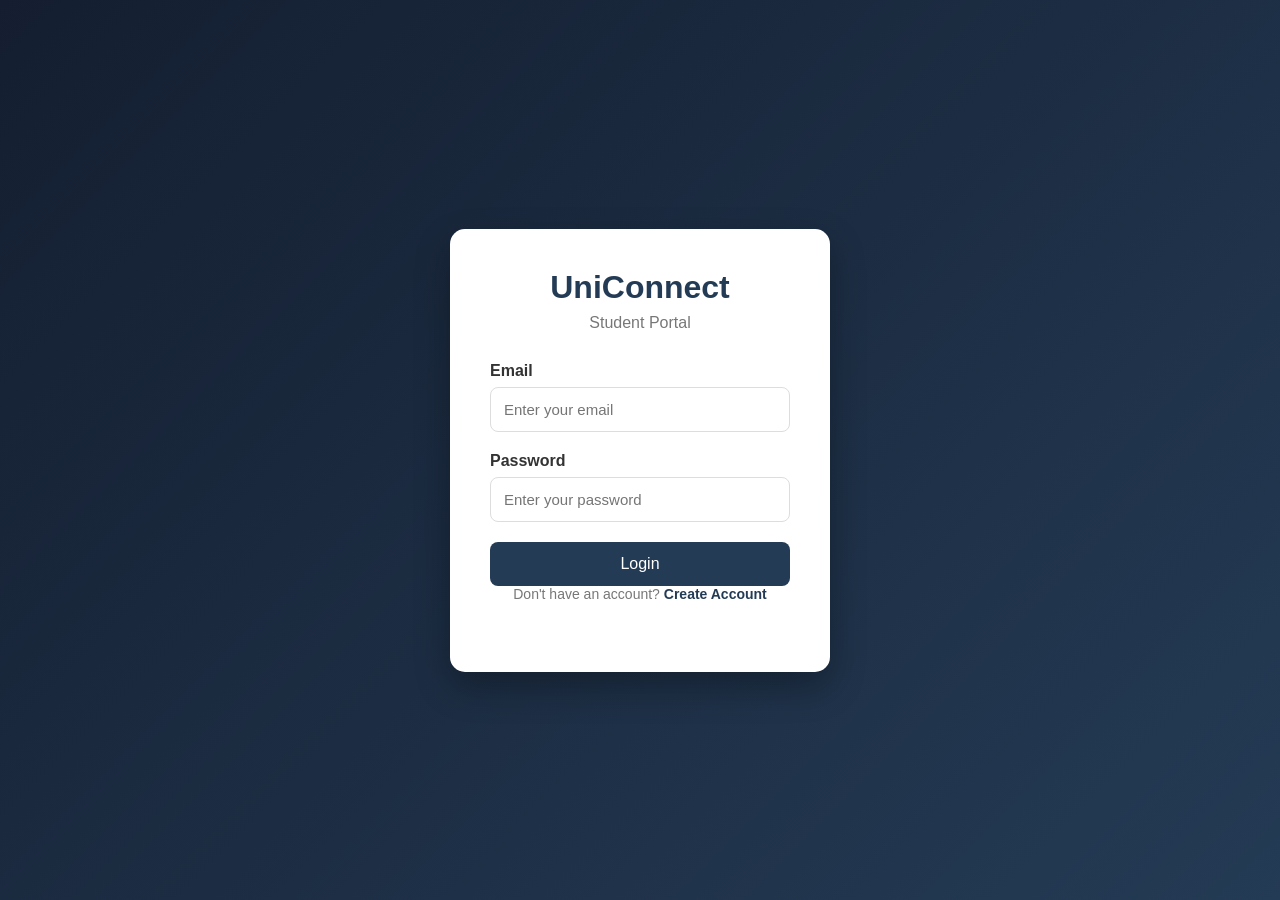
<file: index.html>
<!DOCTYPE html>
<html>
<head>
    <title>UniConnect - Student Portal</title>
    <link rel="stylesheet" href="style.css">
</head>

<body>

    <div class="login-container">

        <div class="login-box">
            <h1>UniConnect</h1>
            <p>Student Portal</p>

            <form>
                <label>Email</label>
                <input type="email" placeholder="Enter your email">

                <label>Password</label>
                <input type="password" placeholder="Enter your password">

                <button type="submit">Login</button>
            </form>

            <p class="signup-text">
                Don't have an account?
               <a href="signup.html">Create Account</a>
            </p>
        </div>

    </div>

    <script src="script.js"></script>

</body>
</html>
</file>
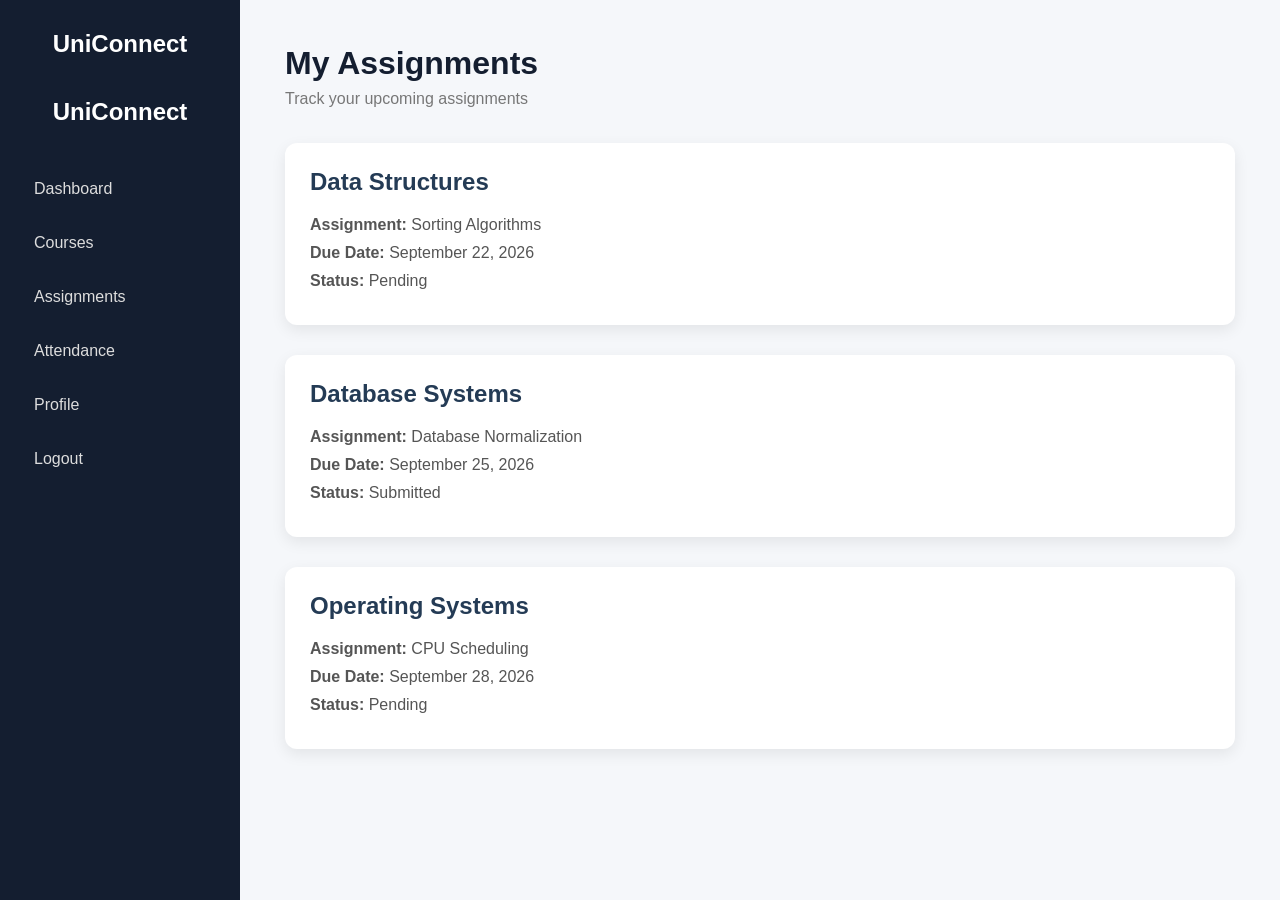
<file: assignment.html>
<!DOCTYPE html>
<html>
<head>
    <title>UniConnect - Assignments</title>
    <link rel="stylesheet" href="style.css">
</head>

<body>

    <div class="dashboard">

        <aside class="sidebar">
            <h2>UniConnect</h2>

            <h2>UniConnect</h2>
<a href="dashboard.html">Dashboard</a>
<a href="courses.html">Courses</a>
<a href="assignment.html">Assignments</a>
<a href="attendance.html">Attendance</a>
<a href="profile.html">Profile</a>
<a href="index.html">Logout</a>
        </aside>

        <main class="main-content">

            <h1>My Assignments</h1>
            <p class="subtitle">Track your upcoming assignments</p>

            <div class="welcome-box">
                <h2>Data Structures</h2>
                <p><b>Assignment:</b> Sorting Algorithms</p>
                <p><b>Due Date:</b> September 22, 2026</p>
                <p><b>Status:</b> Pending</p>
            </div>

            <div class="welcome-box">
                <h2>Database Systems</h2>
                <p><b>Assignment:</b> Database Normalization</p>
                <p><b>Due Date:</b> September 25, 2026</p>
                <p><b>Status:</b> Submitted</p>
            </div>

            <div class="welcome-box">
                <h2>Operating Systems</h2>
                <p><b>Assignment:</b> CPU Scheduling</p>
                <p><b>Due Date:</b> September 28, 2026</p>
                <p><b>Status:</b> Pending</p>
            </div>

        </main>

    </div>

</body>
</html>
</file>
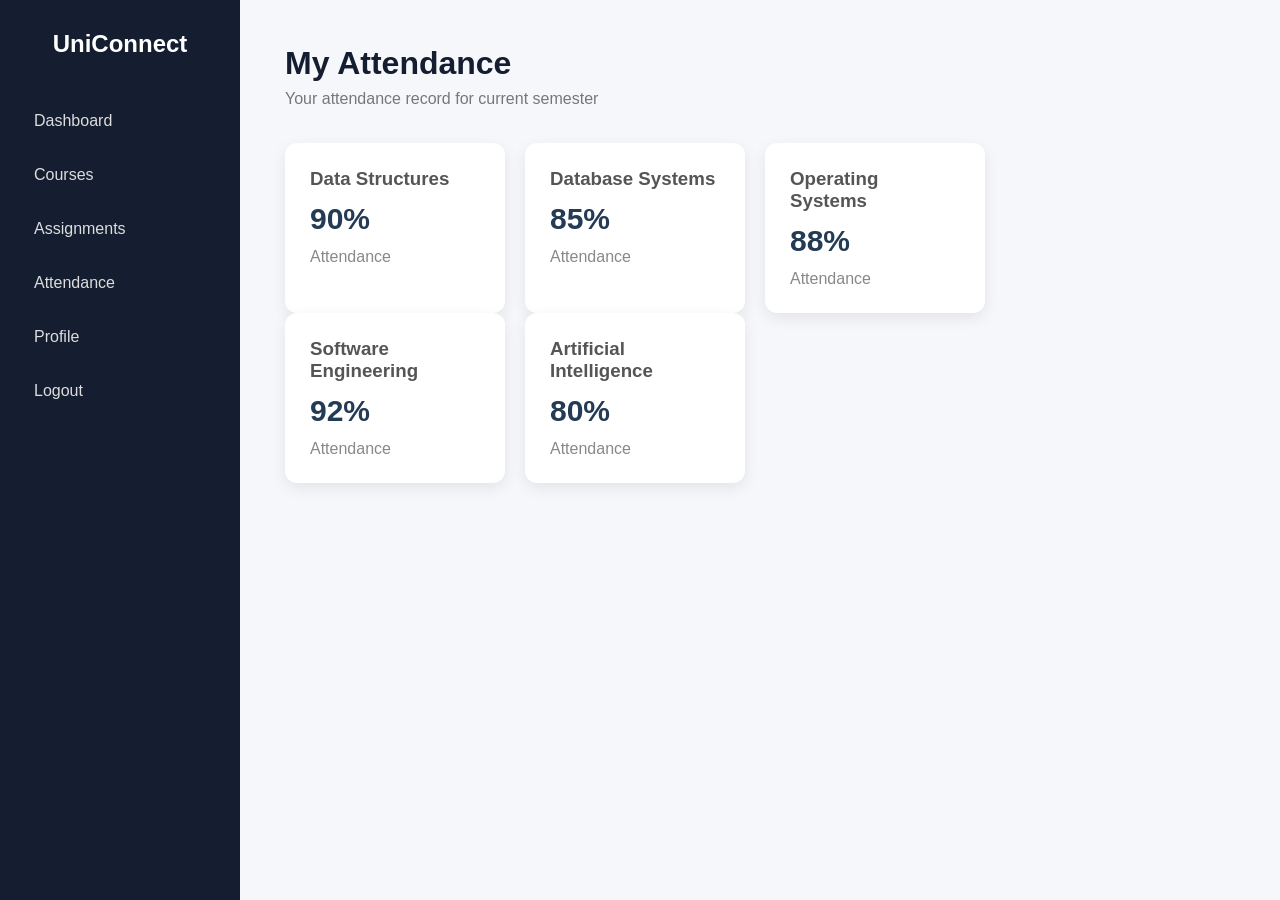
<file: attendance.html>
<!DOCTYPE html>
<html>
<head>
    <title>UniConnect - Attendance</title>
    <link rel="stylesheet" href="style.css">
</head>

<body>

    <div class="dashboard">

        <aside class="sidebar">
           <h2>UniConnect</h2>
 <a href="dashboard.html">Dashboard</a>
            <a href="courses.html">Courses</a>
            <a href="assignment.html">Assignments</a>
            <a href="attendance.html">Attendance</a>
           <a href="profile.html">Profile</a>
            <a href="index.html">Logout</a>
        </aside>

        <main class="main-content">

            <h1>My Attendance</h1>
            <p class="subtitle">Your attendance record for current semester</p>

            <div class="cards">

                <div class="card">
                    <h3>Data Structures</h3>
                    <p>90%</p>
                    <span>Attendance</span>
                </div>

                <div class="card">
                    <h3>Database Systems</h3>
                    <p>85%</p>
                    <span>Attendance</span>
                </div>

                <div class="card">
                    <h3>Operating Systems</h3>
                    <p>88%</p>
                    <span>Attendance</span>
                </div>

            </div>

            <div class="cards">

                <div class="card">
                    <h3>Software Engineering</h3>
                    <p>92%</p>
                    <span>Attendance</span>
                </div>

                <div class="card">
                    <h3>Artificial Intelligence</h3>
                    <p>80%</p>
                    <span>Attendance</span>
                </div>

            </div>

        </main>

    </div>

</body>
</html>
</file>
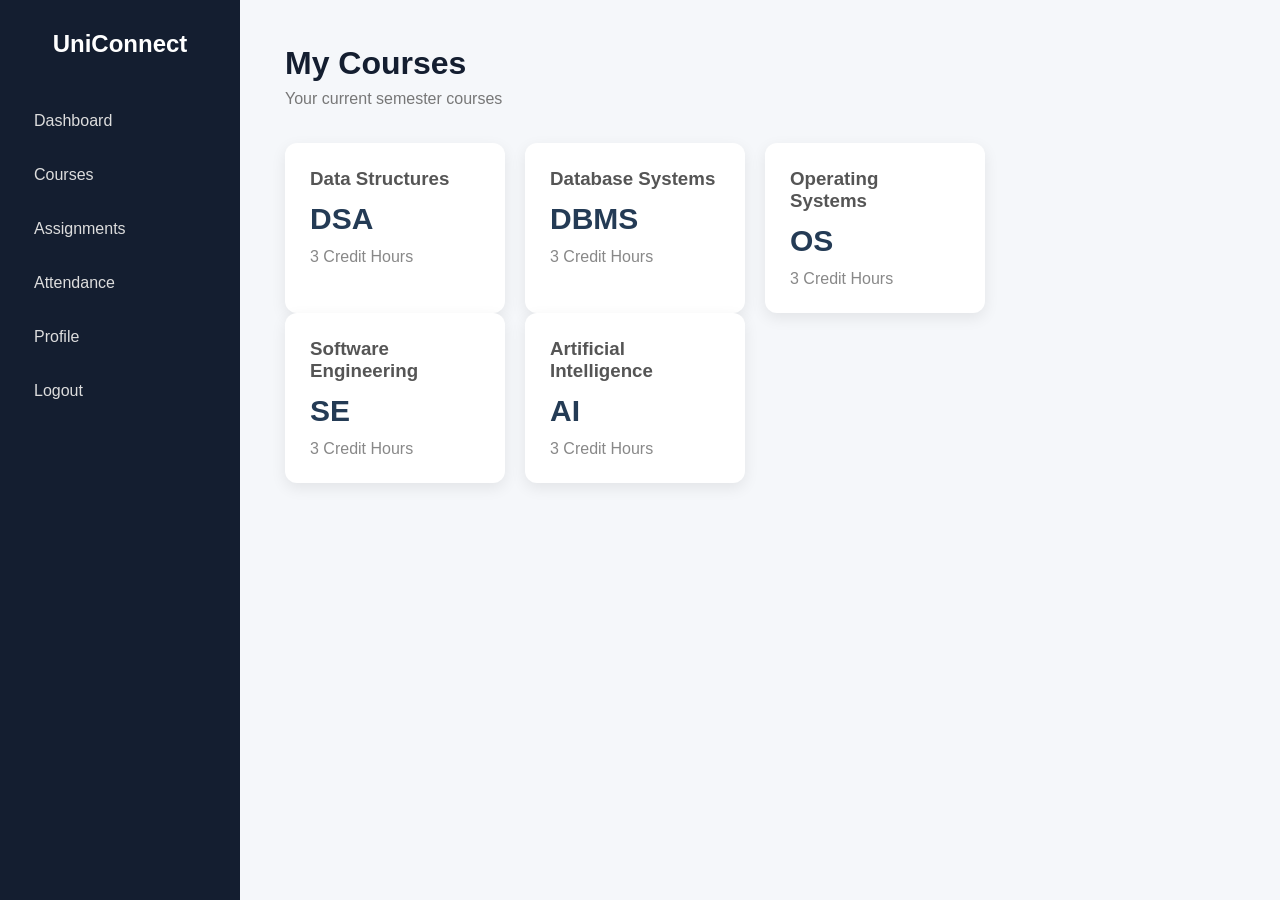
<file: courses.html>
<!DOCTYPE html>
<html>
<head>
    <title>UniConnect - Courses</title>
    <link rel="stylesheet" href="style.css">
</head>

<body>

    <div class="dashboard">

        <aside class="sidebar">
            <h2>UniConnect</h2>

          <a href="dashboard.html">Dashboard</a>
<a href="courses.html">Courses</a>
<a href="assignment.html">Assignments</a>
<a href="attendance.html">Attendance</a>
<a href="profile.html">Profile</a>
<a href="index.html">Logout</a>
        </aside>

        <main class="main-content">

            <h1>My Courses</h1>
            <p class="subtitle">Your current semester courses</p>

            <div class="cards">

                <div class="card">
                    <h3>Data Structures</h3>
                    <p>DSA</p>
                    <span>3 Credit Hours</span>
                </div>

                <div class="card">
                    <h3>Database Systems</h3>
                    <p>DBMS</p>
                    <span>3 Credit Hours</span>
                </div>

                <div class="card">
                    <h3>Operating Systems</h3>
                    <p>OS</p>
                    <span>3 Credit Hours</span>
                </div>

            </div>

            <div class="cards">

                <div class="card">
                    <h3>Software Engineering</h3>
                    <p>SE</p>
                    <span>3 Credit Hours</span>
                </div>

                <div class="card">
                    <h3>Artificial Intelligence</h3>
                    <p>AI</p>
                    <span>3 Credit Hours</span>
                </div>

            </div>

        </main>

    </div>

</body>
</html>
</file>
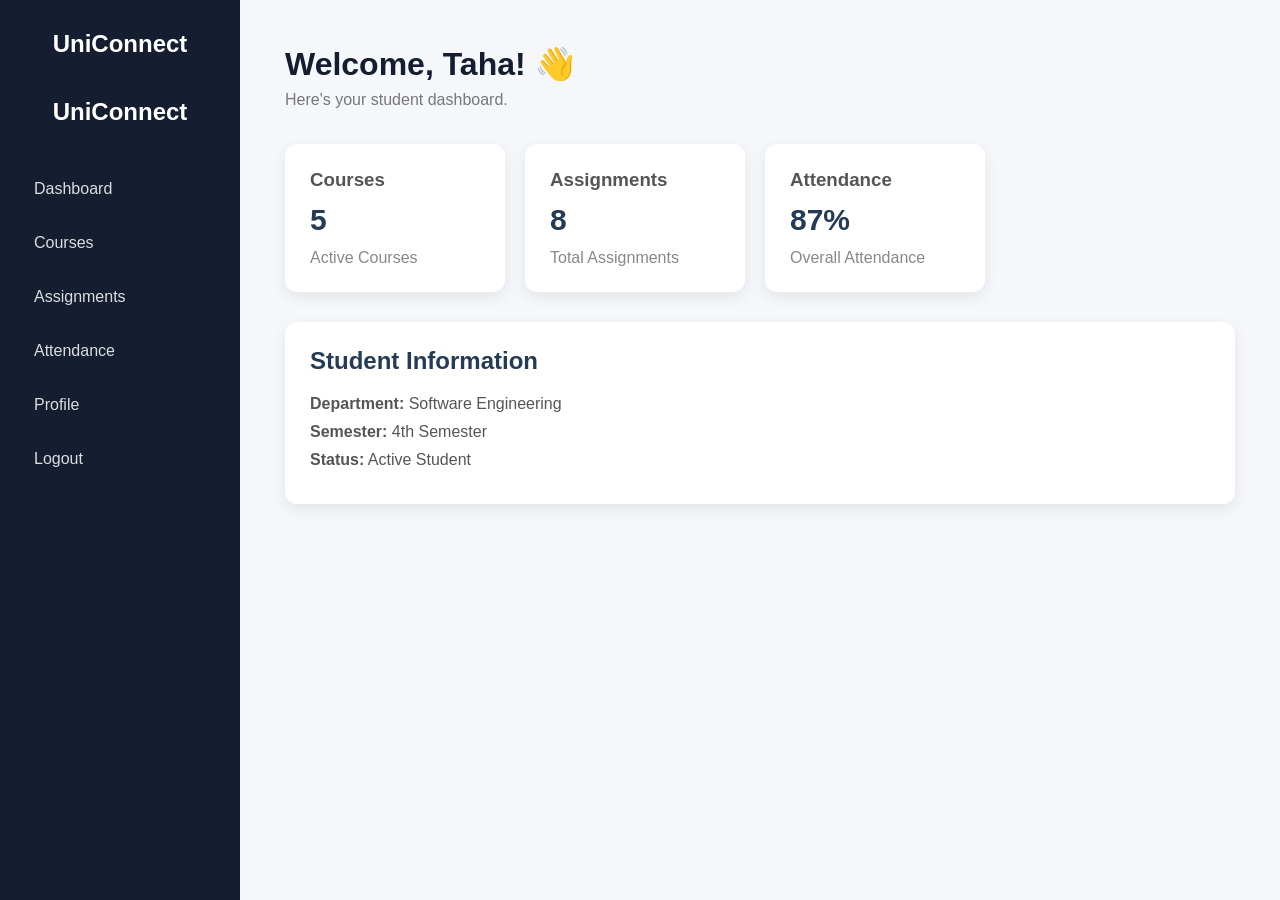
<file: dashboard.html>
<!DOCTYPE html>
<html>
<head>
    <title>UniConnect - Dashboard</title>
    <link rel="stylesheet" href="style.css">
</head>

<body>

    <div class="dashboard">

       <aside class="sidebar">
    <h2>UniConnect</h2>

   <h2>UniConnect</h2>
<a href="dashboard.html">Dashboard</a>
<a href="courses.html">Courses</a>
<a href="assignment.html">Assignments</a>
<a href="attendance.html">Attendance</a>
<a href="profile.html">Profile</a>
<a href="index.html">Logout</a>
</aside>

        <main class="main-content">

            <h1>Welcome, Taha! 👋</h1>
            <p class="subtitle">Here's your student dashboard.</p>

            <div class="cards">

                <div class="card">
                    <h3>Courses</h3>
                    <p>5</p>
                    <span>Active Courses</span>
                </div>

                <div class="card">
                    <h3>Assignments</h3>
                    <p>8</p>
                    <span>Total Assignments</span>
                </div>

                <div class="card">
                    <h3>Attendance</h3>
                    <p>87%</p>
                    <span>Overall Attendance</span>
                </div>

            </div>

            <div class="welcome-box">
                <h2>Student Information</h2>
                <p><b>Department:</b> Software Engineering</p>
                <p><b>Semester:</b> 4th Semester</p>
                <p><b>Status:</b> Active Student</p>
            </div>

        </main>

    </div>

</body>
</html>
</file>
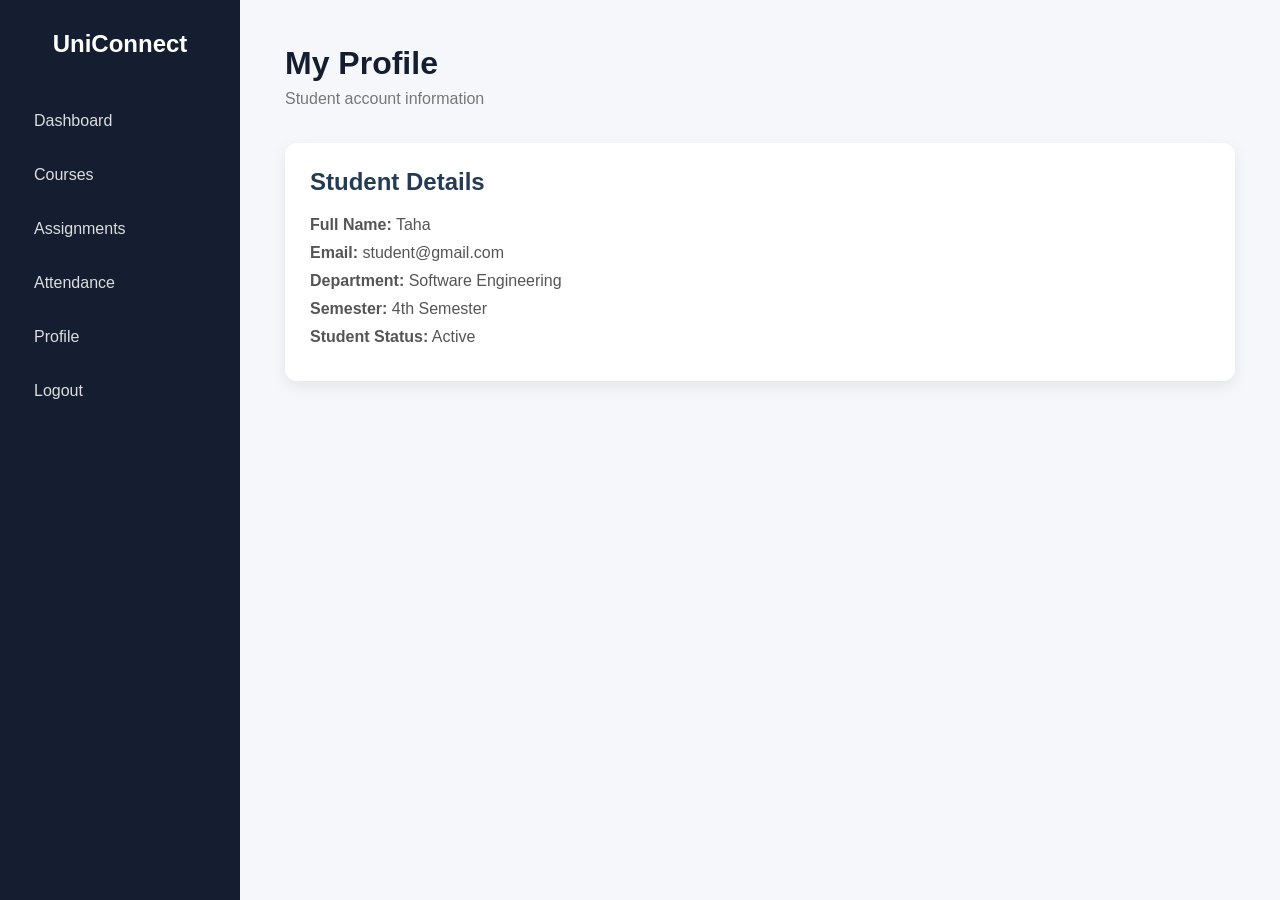
<file: profile.html>
<!DOCTYPE html>
<html>
<head>
    <title>UniConnect - Profile</title>
    <link rel="stylesheet" href="style.css">
</head>

<body>

    <div class="dashboard">

        <aside class="sidebar">
            <h2>UniConnect</h2>
<a href="dashboard.html">Dashboard</a>
<a href="courses.html">Courses</a>
<a href="assignment.html">Assignments</a>
<a href="attendance.html">Attendance</a>
<a href="profile.html">Profile</a>
<a href="index.html">Logout</a>
        </aside>

        <main class="main-content">

            <h1>My Profile</h1>
            <p class="subtitle">Student account information</p>

            <div class="welcome-box">

                <h2>Student Details</h2>

                <p><b>Full Name:</b> Taha</p>
                <p><b>Email:</b> student@gmail.com</p>
                <p><b>Department:</b> Software Engineering</p>
                <p><b>Semester:</b> 4th Semester</p>
                <p><b>Student Status:</b> Active</p>

            </div>

        </main>

    </div>

</body>
</html>
</file>
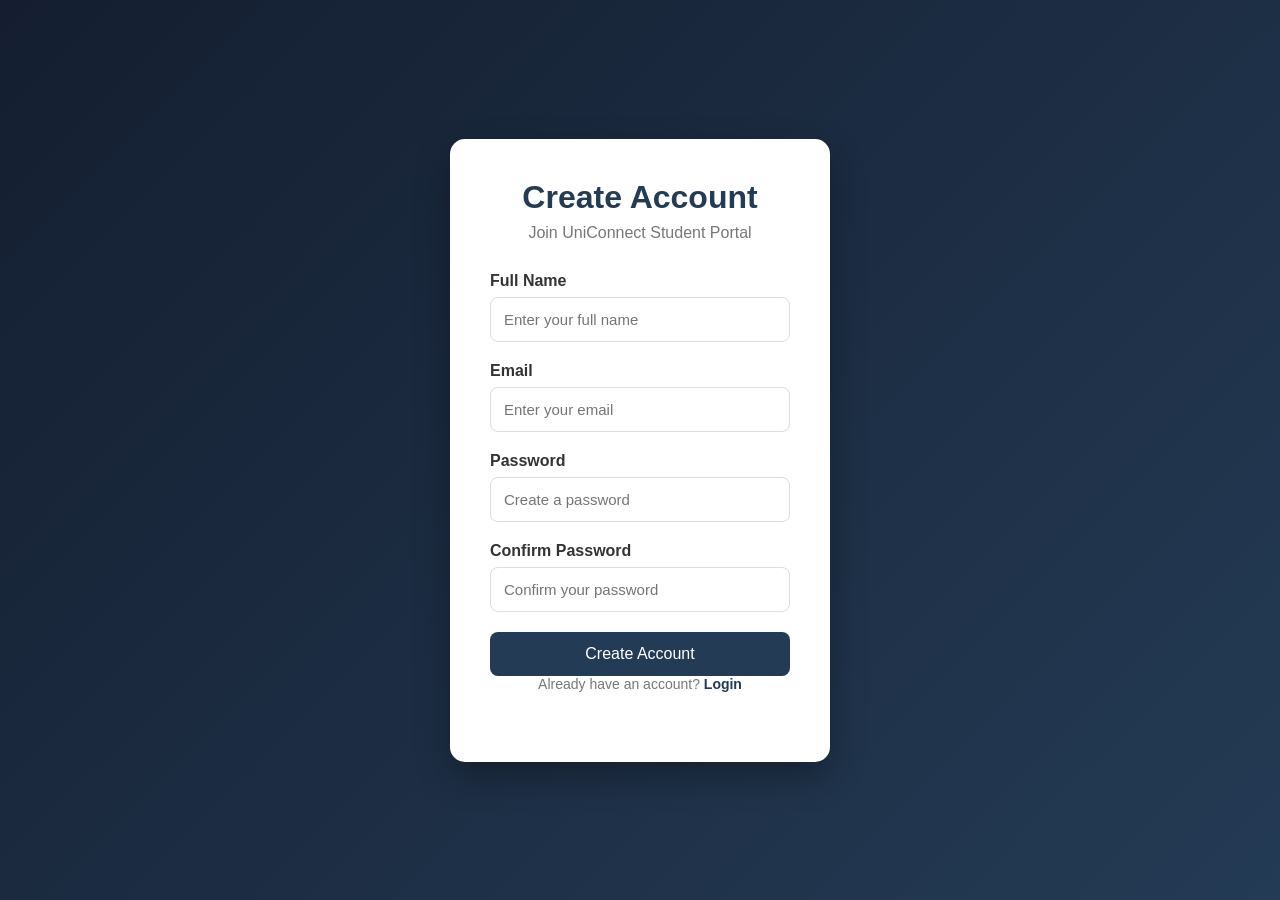
<file: signup.html>
<!DOCTYPE html>
<html>
<head>
    <title>UniConnect - Sign Up</title>
    <link rel="stylesheet" href="style.css">
</head>

<body>

    <div class="login-container">

        <div class="login-box">
            <h1>Create Account</h1>
            <p>Join UniConnect Student Portal</p>

            <form id="signupForm">

                <label>Full Name</label>
                <input type="text" placeholder="Enter your full name">

                <label>Email</label>
                <input type="email" placeholder="Enter your email">

                <label>Password</label>
                <input type="password" placeholder="Create a password">

                <label>Confirm Password</label>
                <input type="password" placeholder="Confirm your password">

                <button type="submit">Create Account</button>

            </form>

            <p class="signup-text">
                Already have an account?
                <a href="index.html">Login</a>
            </p>
        </div>

    </div>
<script src="script.js"></script>
</body>
</html>
</file>
<file: style.css>
* {
    box-sizing: border-box;
    margin: 0;
    padding: 0;
}

body {
    font-family: Arial, sans-serif;
    background: linear-gradient(135deg, #141e30, #243b55);
    min-height: 100vh;
}

.login-container {
    display: flex;
    justify-content: center;
    align-items: center;
    min-height: 100vh;
}

.login-box {
    width: 380px;
    background: white;
    padding: 40px;
    border-radius: 15px;
    box-shadow: 0 15px 35px rgba(0, 0, 0, 0.3);
}

.login-box h1 {
    text-align: center;
    font-size: 32px;
    color: #243b55;
    margin-bottom: 8px;
}

.login-box > p {
    text-align: center;
    color: #777;
    margin-bottom: 30px;
}

form label {
    display: block;
    margin-bottom: 7px;
    color: #333;
    font-weight: bold;
}

form input {
    width: 100%;
    padding: 13px;
    margin-bottom: 20px;
    border: 1px solid #ddd;
    border-radius: 8px;
    font-size: 15px;
}

form input:focus {
    outline: none;
    border-color: #243b55;
}

button {
    width: 100%;
    padding: 13px;
    border: none;
    border-radius: 8px;
    background: #243b55;
    color: white;
    font-size: 16px;
    cursor: pointer;
}

button:hover {
    background: #141e30;
}

.signup-text {
    font-size: 14px;
}

.signup-text a {
    color: #243b55;
    font-weight: bold;
    text-decoration: none;
}


.dashboard {
    display: flex;
    min-height: 100vh;
}

.sidebar {
    width: 240px;
    background: #141e30;
    padding: 30px 20px;
}

.sidebar h2 {
    color: white;
    text-align: center;
    margin-bottom: 40px;
}

.sidebar a {
    display: block;
    color: #ddd;
    text-decoration: none;
    padding: 14px;
    margin-bottom: 8px;
    border-radius: 8px;
}

.sidebar a:hover {
    background: #243b55;
    color: white;
}

.main-content {
    flex: 1;
    padding: 45px;
    background: #f5f7fa;
}

.main-content h1 {
    color: #141e30;
}

.subtitle {
    color: #777;
    margin-top: 8px;
    margin-bottom: 35px;
}

.cards {
    display: flex;
    gap: 20px;
}

.card {
    background: white;
    width: 220px;
    padding: 25px;
    border-radius: 12px;
    box-shadow: 0 5px 15px rgba(0, 0, 0, 0.08);
}

.card h3 {
    color: #555;
}

.card p {
    font-size: 30px;
    font-weight: bold;
    color: #243b55;
    margin: 12px 0;
}

.card span {
    color: #888;
}

.welcome-box {
    background: white;
    margin-top: 30px;
    padding: 25px;
    border-radius: 12px;
    box-shadow: 0 5px 15px rgba(0, 0, 0, 0.08);
}

.welcome-box h2 {
    margin-bottom: 20px;
    color: #243b55;
}

.welcome-box p {
    margin: 10px 0;
    color: #555;
}
</file>
